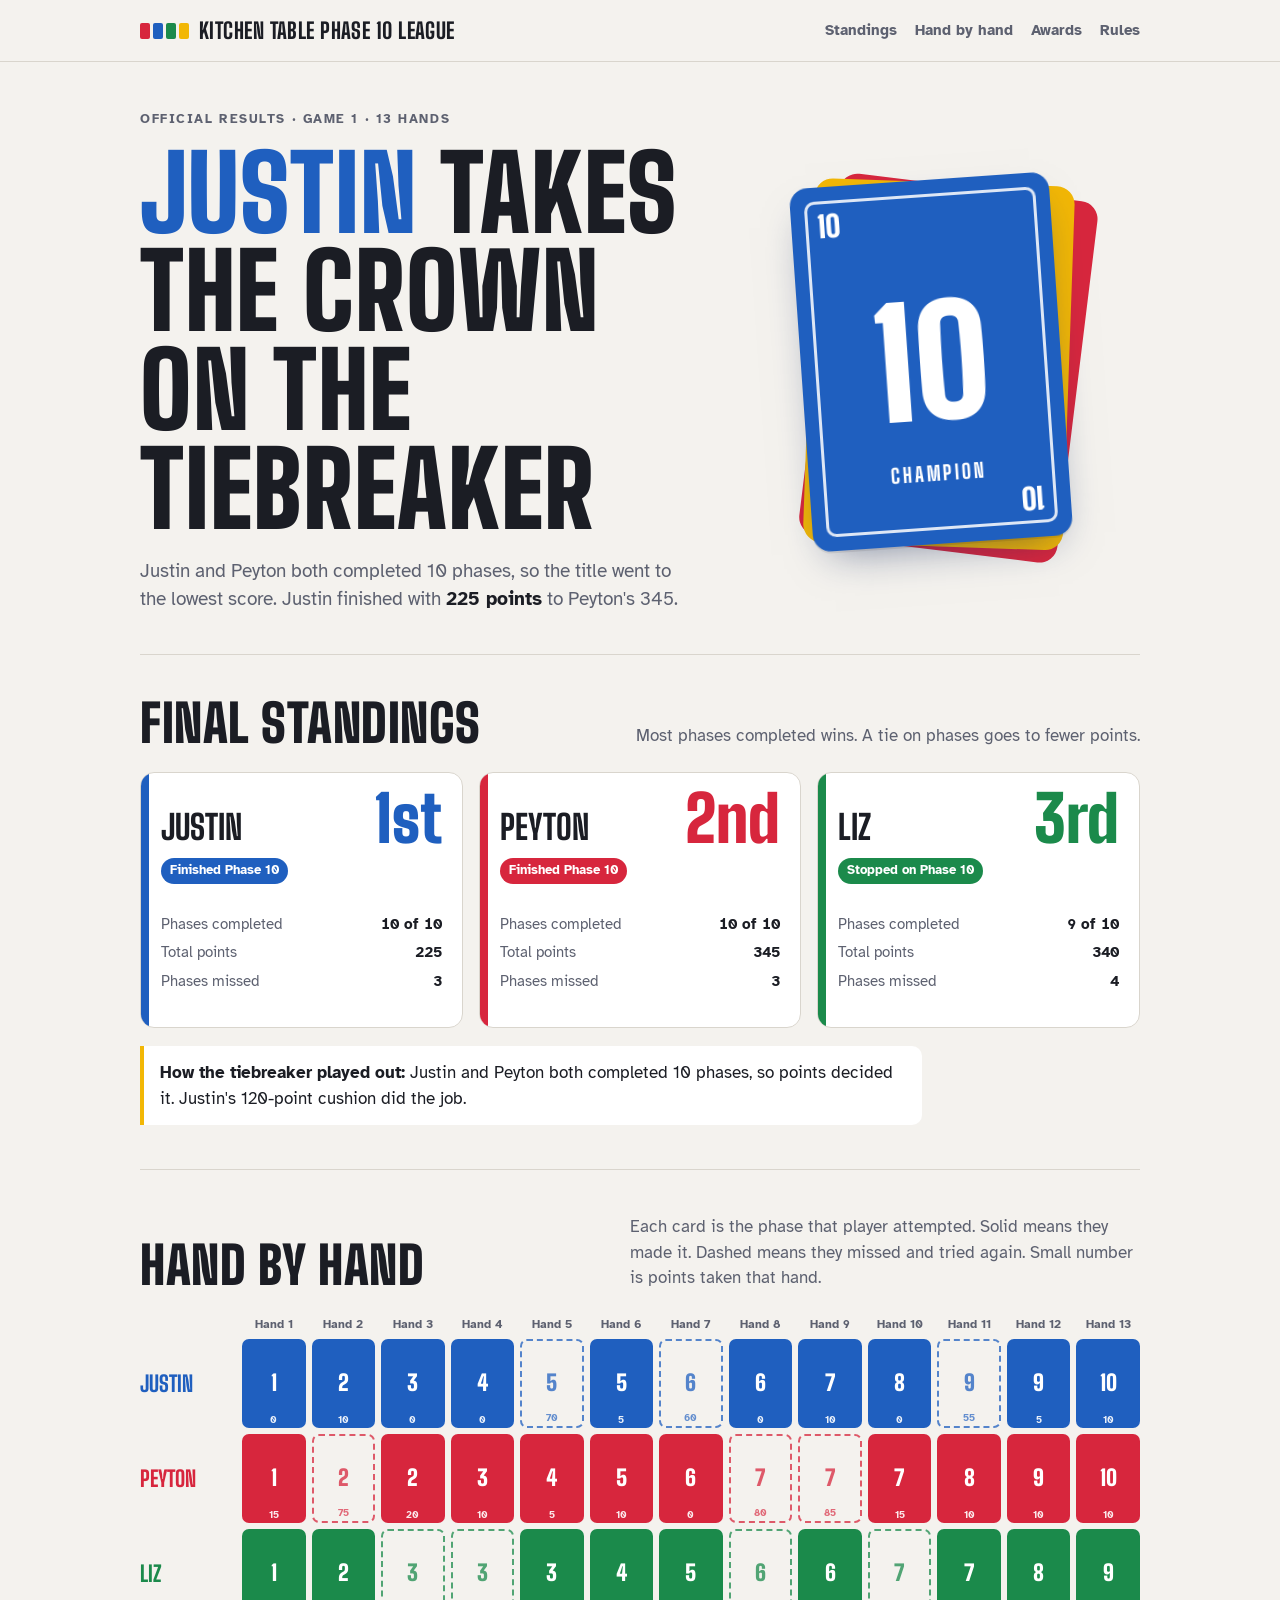
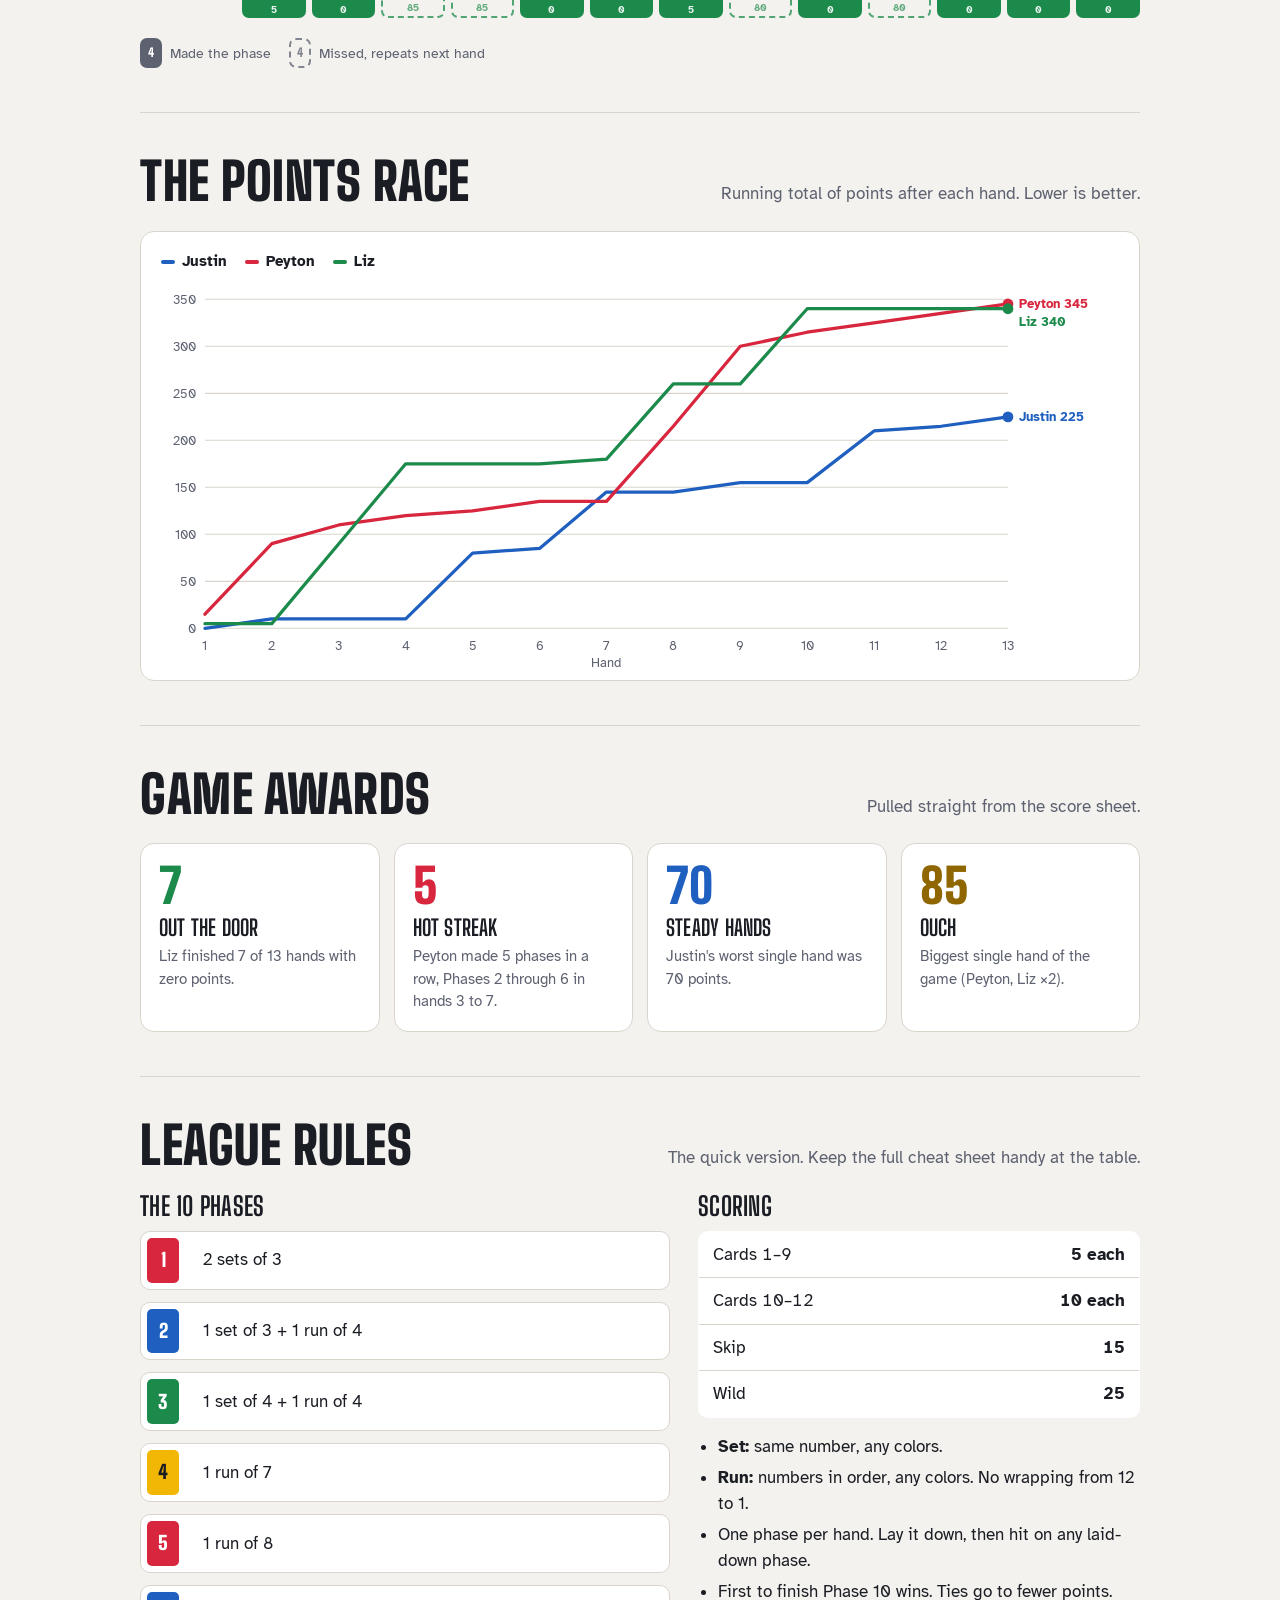
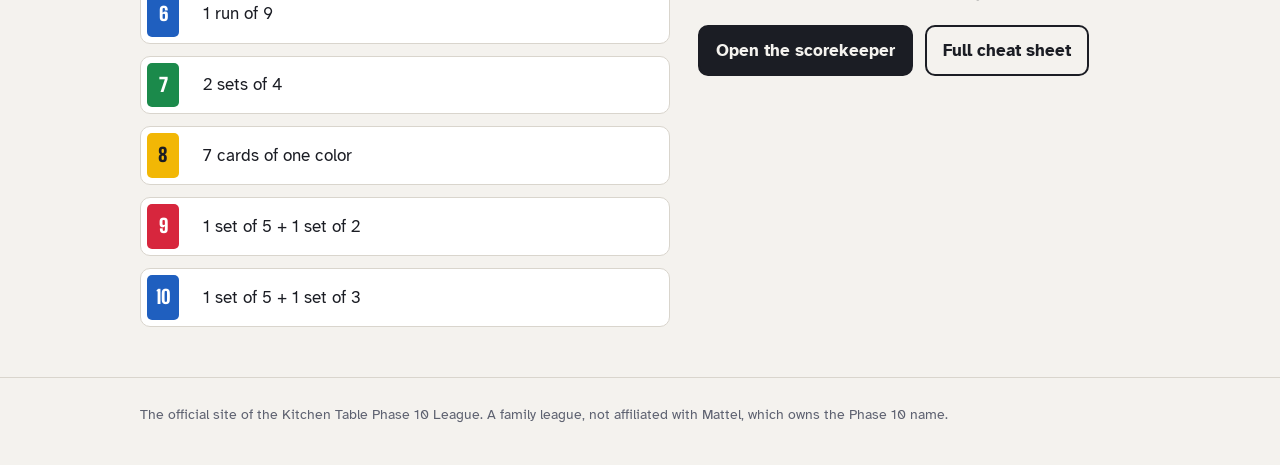
<file: results/game-1.html>
<!DOCTYPE html>
<html lang="en">
<head>
<meta charset="utf-8">
<meta name="viewport" content="width=device-width, initial-scale=1">
<title>Kitchen Table Phase 10 League · Game 1</title>
<link rel="preconnect" href="https://fonts.googleapis.com">
<link rel="preconnect" href="https://fonts.gstatic.com" crossorigin>
<link href="https://fonts.googleapis.com/css2?family=Big+Shoulders+Display:wght@600;800;900&family=Atkinson+Hyperlegible:ital,wght@0,400;0,700;1,400&display=swap" rel="stylesheet">
<style>
/* Layout idea: a league "official site" built from the game's own objects — numbered cards in four colors.
   Scoreboard-condensed display type, plain hyperlegible body, one big card as the hero. */
:root{
  --paper:#f4f2ee;
  --ink:#1b1d24;
  --muted:#5d6170;
  --line:#d9d5cd;
  --card:#ffffff;
  --red:#d7263d;
  --blue:#1f5fbf;
  --green:#1b8a4b;
  --yellow:#f2b705;
  --yellow-ink:#8f6600;
  --orange:#d9661a;--purple:#7b3fbf;--teal:#0f8a8a;
  --font-display:"Big Shoulders Display","Arial Narrow",Impact,sans-serif;
  --font-body:"Atkinson Hyperlegible",system-ui,-apple-system,"Segoe UI",sans-serif;
  color-scheme:light;
}
@media (prefers-color-scheme:dark){
  :root:not([data-theme="light"]){
    --paper:#15171d;--ink:#eceae6;--muted:#a3a7b4;--line:#2d313b;--card:#1e2129;
    --red:#ff5a6e;--blue:#5b97f2;--green:#3fc07a;--yellow:#ffc933;--yellow-ink:#ffc933;--orange:#ff9a52;--purple:#b18cf2;--teal:#3cc7c7;color-scheme:dark;
  }
}
:root[data-theme="dark"]{
  --paper:#15171d;--ink:#eceae6;--muted:#a3a7b4;--line:#2d313b;--card:#1e2129;
  --red:#ff5a6e;--blue:#5b97f2;--green:#3fc07a;--yellow:#ffc933;--yellow-ink:#ffc933;--orange:#ff9a52;--purple:#b18cf2;--teal:#3cc7c7;color-scheme:dark;
}
*{box-sizing:border-box}
html{-webkit-text-size-adjust:100%}
body{margin:0;background:var(--paper);color:var(--ink);font-family:var(--font-body);font-size:17px;line-height:1.5}
a{color:var(--blue)}
a:focus-visible,button:focus-visible{outline:3px solid var(--yellow);outline-offset:2px}
.wrap{max-width:1040px;margin:0 auto;padding:0 20px}
h1,h2,h3{font-family:var(--font-display);text-transform:uppercase;letter-spacing:.01em;line-height:.95;margin:0;text-wrap:balance}
h2{font-size:clamp(34px,6vw,52px);font-weight:900}
.num{font-variant-numeric:tabular-nums}

/* top bar */
.bar{border-bottom:1px solid var(--line)}
.bar .wrap{display:flex;align-items:center;justify-content:space-between;gap:16px;padding-top:14px;padding-bottom:14px;flex-wrap:wrap}
.brand{display:flex;align-items:center;gap:10px;font-family:var(--font-display);font-weight:800;font-size:22px;text-transform:uppercase;letter-spacing:.02em}
.pips{display:flex;gap:3px}
.pips span{width:10px;height:16px;border-radius:2px}
nav{display:flex;gap:18px;flex-wrap:wrap}
nav a{color:var(--muted);text-decoration:none;font-weight:700;font-size:15px}
nav a:hover{color:var(--ink)}

/* hero */
.hero{display:grid;grid-template-columns:1.3fr 1fr;gap:40px;align-items:center;padding:48px 0 40px}
.eyebrow{font-weight:700;color:var(--muted);text-transform:uppercase;letter-spacing:.12em;font-size:13px;margin-bottom:14px}
.hero h1{font-size:clamp(54px,10vw,104px);font-weight:900}
.hero h1 em{font-style:normal;color:var(--blue)}
.hero p{max-width:34em;color:var(--muted);font-size:19px;margin:18px 0 0}
.hero p strong{color:var(--ink)}
.bigcard{justify-self:center;width:min(260px,70vw);aspect-ratio:5/7;border-radius:18px;background:var(--champ);position:relative;
  box-shadow:0 2px 0 rgba(0,0,0,.08),0 18px 40px -18px rgba(20,40,90,.55);transform:rotate(-4deg);color:#fff;overflow:hidden;
  animation:deal .7s cubic-bezier(.2,.8,.2,1) both}
.bigcard::before{content:"";position:absolute;inset:14px;border:3px solid rgba(255,255,255,.85);border-radius:10px}
.bigcard .center{position:absolute;inset:0;display:grid;place-items:center;font-family:var(--font-display);font-weight:900;font-size:150px;line-height:1}
.bigcard .corner{position:absolute;font-family:var(--font-display);font-weight:900;font-size:30px;line-height:1}
.bigcard .tl{top:24px;left:26px}.bigcard .br{bottom:24px;right:26px;transform:rotate(180deg)}
.bigcard .ribbon{position:absolute;left:0;right:0;bottom:56px;text-align:center;font-family:var(--font-display);font-weight:800;font-size:20px;letter-spacing:.14em;text-transform:uppercase}
.behind{position:absolute}
.cardstack{position:relative;justify-self:center}
.cardstack .ghost{position:absolute;inset:0;border-radius:18px}
.cardstack .g1{background:var(--red);transform:rotate(7deg) translate(18px,4px)}
.cardstack .g2{background:var(--yellow);transform:rotate(2deg) translate(8px,2px)}
@keyframes deal{from{transform:translateY(30px) rotate(-12deg);opacity:.0}to{transform:rotate(-4deg);opacity:1}}
@media (prefers-reduced-motion:reduce){.bigcard{animation:none}}

section{padding:44px 0;border-top:1px solid var(--line)}
.sechead{display:flex;justify-content:space-between;align-items:end;gap:16px;flex-wrap:wrap;margin-bottom:24px}
.sechead p{margin:0;color:var(--muted);max-width:30em}

/* standings */
.podium{display:grid;grid-template-columns:repeat(3,1fr);gap:16px}
.pcard{background:var(--card);border:1px solid var(--line);border-radius:14px;padding:20px;display:grid;gap:14px;position:relative;overflow:hidden}
.pcard::before{content:"";position:absolute;left:0;top:0;bottom:0;width:8px;background:var(--c)}
.pcard .place{font-family:var(--font-display);font-weight:900;font-size:64px;line-height:.8;color:var(--c)}
.pcard .name{font-family:var(--font-display);font-weight:800;font-size:34px;text-transform:uppercase;line-height:1}
.pcard .tag{display:inline-block;font-size:13px;font-weight:700;padding:3px 9px;border-radius:999px;background:var(--c);color:#fff;justify-self:start}
.stats{display:grid;grid-template-columns:1fr 1fr;gap:6px 12px;font-size:15px}
.stats dt{color:var(--muted)}
.stats dd{margin:0;font-weight:700;text-align:right}
.tiebreak{margin-top:18px;padding:14px 16px;border-left:4px solid var(--yellow);background:var(--card);border-radius:0 10px 10px 0;max-width:46em}

/* phase ladder */
.ladder-scroll{overflow-x:auto;padding-bottom:6px}
.ladder{display:grid;grid-template-columns:96px repeat(var(--hands),minmax(44px,1fr));gap:6px;min-width:calc(110px + var(--hands) * 50px);align-items:center}
.ladder .hh{font-size:12px;color:var(--muted);text-align:center;font-weight:700}
.ladder .who{font-family:var(--font-display);font-weight:800;font-size:22px;text-transform:uppercase}
.chip{aspect-ratio:5/7;border-radius:7px;display:grid;place-items:center;position:relative;font-family:var(--font-display);font-weight:900;font-size:22px;line-height:1}
.chip.made{background:var(--c);color:#fff}
.chip.miss{border:2px dashed var(--c);color:var(--c);opacity:.75}
.chip small{position:absolute;bottom:3px;left:0;right:0;text-align:center;font-family:var(--font-body);font-weight:700;font-size:10px;opacity:.9}
.legend{display:flex;gap:18px;flex-wrap:wrap;margin-top:14px;font-size:14px;color:var(--muted);align-items:center}
.legend .chip{width:22px;font-size:12px}

/* chart */
.chartbox{background:var(--card);border:1px solid var(--line);border-radius:14px;padding:18px 12px 8px}
.chartbox svg{width:100%;height:auto;display:block}
.chartbox .lbl{font-weight:700}
.chartbox text{font-family:var(--font-body);font-size:12px;fill:var(--muted)}
.keyrow{display:flex;gap:18px;flex-wrap:wrap;padding:0 8px 10px;font-weight:700;font-size:15px}
.keyrow span::before{content:"";display:inline-block;width:14px;height:4px;border-radius:2px;background:var(--c);vertical-align:middle;margin-right:7px}

/* awards */
.awards{display:grid;grid-template-columns:repeat(auto-fit,minmax(220px,1fr));gap:14px}
.award{background:var(--card);border:1px solid var(--line);border-radius:14px;padding:18px}
.award .big{font-family:var(--font-display);font-weight:900;font-size:48px;line-height:1;color:var(--c)}
.award h3{font-size:22px;margin:8px 0 6px}
.award p{margin:0;color:var(--muted);font-size:15px}

/* rules */
.rules{display:grid;grid-template-columns:1.2fr 1fr;gap:28px}
.phaselist{list-style:none;margin:0;padding:0;display:grid;gap:6px}
.phaselist li{display:grid;grid-template-columns:44px 1fr;gap:12px;align-items:center;background:var(--card);border:1px solid var(--line);border-radius:10px;padding:6px 12px 6px 6px}
.phaselist .n{aspect-ratio:5/7;width:32px;border-radius:5px;display:grid;place-items:center;color:#fff;font-family:var(--font-display);font-weight:900;font-size:19px}
.scoretable{width:100%;border-collapse:collapse;background:var(--card);border:1px solid var(--line);border-radius:10px;overflow:hidden}
.scoretable td{padding:10px 14px;border-bottom:1px solid var(--line)}
.scoretable tr:last-child td{border-bottom:0}
.scoretable td:last-child{text-align:right;font-weight:700}
.rules h3{font-size:26px;margin-bottom:12px}
.rules ul{padding-left:20px;margin:16px 0 0}
.rules li{margin-bottom:6px}
.links{display:flex;gap:12px;flex-wrap:wrap;margin-top:20px}
.btn{display:inline-block;padding:11px 16px;border-radius:10px;font-weight:700;text-decoration:none;border:2px solid var(--ink);color:var(--ink)}
.btn.primary{background:var(--ink);color:var(--paper)}

footer{border-top:1px solid var(--line);padding:26px 0 40px;color:var(--muted);font-size:14px}

@media (max-width:760px){
  .hero{grid-template-columns:1fr;padding-top:32px}
  .cardstack{order:-1}
  .bigcard{width:180px}
  .bigcard .center{font-size:104px}
  .podium{grid-template-columns:1fr}
  .rules{grid-template-columns:1fr}
}
</style>
</head>
<body>
<header class="bar">
  <div class="wrap">
    <div class="brand"><span class="pips" aria-hidden="true"><span style="background:var(--red)"></span><span style="background:var(--blue)"></span><span style="background:var(--green)"></span><span style="background:var(--yellow)"></span></span>Kitchen Table Phase 10 League</div>
    <nav aria-label="Sections">
      <a href="#standings">Standings</a>
      <a href="#ladder">Hand by hand</a>
      <a href="#awards">Awards</a>
      <a href="#rules">Rules</a>
    </nav>
  </div>
</header>

<main class="wrap">
  <div class="hero">
    <div>
      <div class="eyebrow">Official results · Game 1 · 13 hands</div>
      <h1><em style="color:var(--blue)">Justin</em> takes the crown on the tiebreaker</h1>
      <p>Justin and Peyton both completed 10 phases, so the title went to the lowest score. Justin finished with <strong>225 points</strong> to Peyton's 345.</p>
    </div>
    <div class="cardstack" aria-hidden="true" style="--champ:var(--blue)">
      <div class="ghost g1"></div><div class="ghost g2"></div>
      <div class="bigcard">
        <div class="corner tl">10</div>
        <div class="center">10</div>
        <div class="corner br">10</div>
        <div class="ribbon">Champion</div>
      </div>
    </div>
  </div>

  <section id="standings">
    <div class="sechead">
      <h2>Final standings</h2>
      <p>Most phases completed wins. A tie on phases goes to fewer points.</p>
    </div>
    <div class="podium">
      <article class="pcard" style="--c:var(--blue)">
        <div style="display:flex;justify-content:space-between;align-items:end;gap:10px">
          <div class="name">Justin</div><div class="place">1st</div>
        </div>
        <span class="tag">Finished Phase 10</span>
        <dl class="stats num">
          <dt>Phases completed</dt><dd>10 of 10</dd>
          <dt>Total points</dt><dd>225</dd>
          <dt>Phases missed</dt><dd>3</dd>
        </dl>
      </article>
      <article class="pcard" style="--c:var(--red)">
        <div style="display:flex;justify-content:space-between;align-items:end;gap:10px">
          <div class="name">Peyton</div><div class="place">2nd</div>
        </div>
        <span class="tag">Finished Phase 10</span>
        <dl class="stats num">
          <dt>Phases completed</dt><dd>10 of 10</dd>
          <dt>Total points</dt><dd>345</dd>
          <dt>Phases missed</dt><dd>3</dd>
        </dl>
      </article>
      <article class="pcard" style="--c:var(--green)">
        <div style="display:flex;justify-content:space-between;align-items:end;gap:10px">
          <div class="name">Liz</div><div class="place">3rd</div>
        </div>
        <span class="tag">Stopped on Phase 10</span>
        <dl class="stats num">
          <dt>Phases completed</dt><dd>9 of 10</dd>
          <dt>Total points</dt><dd>340</dd>
          <dt>Phases missed</dt><dd>4</dd>
        </dl>
      </article>
    </div>
    <div class="tiebreak"><strong>How the tiebreaker played out:</strong> Justin and Peyton both completed 10 phases, so points decided it. Justin's 120-point cushion did the job.</div>
  </section>

  <section id="ladder">
    <div class="sechead">
      <h2>Hand by hand</h2>
      <p>Each card is the phase that player attempted. Solid means they made it. Dashed means they missed and tried again. Small number is points taken that hand.</p>
    </div>
    <div class="ladder-scroll"><div class="ladder" style="--hands:13">
      <div></div>
<div class="hh">Hand 1</div><div class="hh">Hand 2</div><div class="hh">Hand 3</div><div class="hh">Hand 4</div><div class="hh">Hand 5</div><div class="hh">Hand 6</div><div class="hh">Hand 7</div><div class="hh">Hand 8</div><div class="hh">Hand 9</div><div class="hh">Hand 10</div><div class="hh">Hand 11</div><div class="hh">Hand 12</div><div class="hh">Hand 13</div>
      <div class="who" style="color:var(--blue)">Justin</div>
      <div class="chip made" style="--c:var(--blue)" title="Hand 1: Phase 1 made, 0 points">1<small>0</small></div>
      <div class="chip made" style="--c:var(--blue)" title="Hand 2: Phase 2 made, 10 points">2<small>10</small></div>
      <div class="chip made" style="--c:var(--blue)" title="Hand 3: Phase 3 made, 0 points">3<small>0</small></div>
      <div class="chip made" style="--c:var(--blue)" title="Hand 4: Phase 4 made, 0 points">4<small>0</small></div>
      <div class="chip miss" style="--c:var(--blue)" title="Hand 5: Phase 5 missed, 70 points">5<small>70</small></div>
      <div class="chip made" style="--c:var(--blue)" title="Hand 6: Phase 5 made, 5 points">5<small>5</small></div>
      <div class="chip miss" style="--c:var(--blue)" title="Hand 7: Phase 6 missed, 60 points">6<small>60</small></div>
      <div class="chip made" style="--c:var(--blue)" title="Hand 8: Phase 6 made, 0 points">6<small>0</small></div>
      <div class="chip made" style="--c:var(--blue)" title="Hand 9: Phase 7 made, 10 points">7<small>10</small></div>
      <div class="chip made" style="--c:var(--blue)" title="Hand 10: Phase 8 made, 0 points">8<small>0</small></div>
      <div class="chip miss" style="--c:var(--blue)" title="Hand 11: Phase 9 missed, 55 points">9<small>55</small></div>
      <div class="chip made" style="--c:var(--blue)" title="Hand 12: Phase 9 made, 5 points">9<small>5</small></div>
      <div class="chip made" style="--c:var(--blue)" title="Hand 13: Phase 10 made, 10 points">10<small>10</small></div>
      <div class="who" style="color:var(--red)">Peyton</div>
      <div class="chip made" style="--c:var(--red)" title="Hand 1: Phase 1 made, 15 points">1<small>15</small></div>
      <div class="chip miss" style="--c:var(--red)" title="Hand 2: Phase 2 missed, 75 points">2<small>75</small></div>
      <div class="chip made" style="--c:var(--red)" title="Hand 3: Phase 2 made, 20 points">2<small>20</small></div>
      <div class="chip made" style="--c:var(--red)" title="Hand 4: Phase 3 made, 10 points">3<small>10</small></div>
      <div class="chip made" style="--c:var(--red)" title="Hand 5: Phase 4 made, 5 points">4<small>5</small></div>
      <div class="chip made" style="--c:var(--red)" title="Hand 6: Phase 5 made, 10 points">5<small>10</small></div>
      <div class="chip made" style="--c:var(--red)" title="Hand 7: Phase 6 made, 0 points">6<small>0</small></div>
      <div class="chip miss" style="--c:var(--red)" title="Hand 8: Phase 7 missed, 80 points">7<small>80</small></div>
      <div class="chip miss" style="--c:var(--red)" title="Hand 9: Phase 7 missed, 85 points">7<small>85</small></div>
      <div class="chip made" style="--c:var(--red)" title="Hand 10: Phase 7 made, 15 points">7<small>15</small></div>
      <div class="chip made" style="--c:var(--red)" title="Hand 11: Phase 8 made, 10 points">8<small>10</small></div>
      <div class="chip made" style="--c:var(--red)" title="Hand 12: Phase 9 made, 10 points">9<small>10</small></div>
      <div class="chip made" style="--c:var(--red)" title="Hand 13: Phase 10 made, 10 points">10<small>10</small></div>
      <div class="who" style="color:var(--green)">Liz</div>
      <div class="chip made" style="--c:var(--green)" title="Hand 1: Phase 1 made, 5 points">1<small>5</small></div>
      <div class="chip made" style="--c:var(--green)" title="Hand 2: Phase 2 made, 0 points">2<small>0</small></div>
      <div class="chip miss" style="--c:var(--green)" title="Hand 3: Phase 3 missed, 85 points">3<small>85</small></div>
      <div class="chip miss" style="--c:var(--green)" title="Hand 4: Phase 3 missed, 85 points">3<small>85</small></div>
      <div class="chip made" style="--c:var(--green)" title="Hand 5: Phase 3 made, 0 points">3<small>0</small></div>
      <div class="chip made" style="--c:var(--green)" title="Hand 6: Phase 4 made, 0 points">4<small>0</small></div>
      <div class="chip made" style="--c:var(--green)" title="Hand 7: Phase 5 made, 5 points">5<small>5</small></div>
      <div class="chip miss" style="--c:var(--green)" title="Hand 8: Phase 6 missed, 80 points">6<small>80</small></div>
      <div class="chip made" style="--c:var(--green)" title="Hand 9: Phase 6 made, 0 points">6<small>0</small></div>
      <div class="chip miss" style="--c:var(--green)" title="Hand 10: Phase 7 missed, 80 points">7<small>80</small></div>
      <div class="chip made" style="--c:var(--green)" title="Hand 11: Phase 7 made, 0 points">7<small>0</small></div>
      <div class="chip made" style="--c:var(--green)" title="Hand 12: Phase 8 made, 0 points">8<small>0</small></div>
      <div class="chip made" style="--c:var(--green)" title="Hand 13: Phase 9 made, 0 points">9<small>0</small></div>
    </div></div>
    <div class="legend">
      <span style="display:flex;gap:8px;align-items:center"><span class="chip made" style="--c:var(--muted)">4</span> Made the phase</span>
      <span style="display:flex;gap:8px;align-items:center"><span class="chip miss" style="--c:var(--muted)">4</span> Missed, repeats next hand</span>
    </div>
  </section>

  <section id="race">
    <div class="sechead">
      <h2>The points race</h2>
      <p>Running total of points after each hand. Lower is better.</p>
    </div>
    <div class="chartbox">
      <div class="keyrow"><span style="--c:var(--blue)">Justin</span><span style="--c:var(--red)">Peyton</span><span style="--c:var(--green)">Liz</span></div>
      <svg viewBox="0 0 900 360" role="img" aria-label="Line chart of cumulative points by hand">
        <line x1="48" x2="790" y1="320.0" y2="320.0" stroke="var(--line)" stroke-width="1"/>
        <text x="40" y="324.0" text-anchor="end">0</text>
        <line x1="48" x2="790" y1="276.6" y2="276.6" stroke="var(--line)" stroke-width="1"/>
        <text x="40" y="280.6" text-anchor="end">50</text>
        <line x1="48" x2="790" y1="233.1" y2="233.1" stroke="var(--line)" stroke-width="1"/>
        <text x="40" y="237.1" text-anchor="end">100</text>
        <line x1="48" x2="790" y1="189.7" y2="189.7" stroke="var(--line)" stroke-width="1"/>
        <text x="40" y="193.7" text-anchor="end">150</text>
        <line x1="48" x2="790" y1="146.3" y2="146.3" stroke="var(--line)" stroke-width="1"/>
        <text x="40" y="150.3" text-anchor="end">200</text>
        <line x1="48" x2="790" y1="102.9" y2="102.9" stroke="var(--line)" stroke-width="1"/>
        <text x="40" y="106.9" text-anchor="end">250</text>
        <line x1="48" x2="790" y1="59.4" y2="59.4" stroke="var(--line)" stroke-width="1"/>
        <text x="40" y="63.4" text-anchor="end">300</text>
        <line x1="48" x2="790" y1="16.0" y2="16.0" stroke="var(--line)" stroke-width="1"/>
        <text x="40" y="20.0" text-anchor="end">350</text>
<text x="48.0" y="340" text-anchor="middle">1</text><text x="109.8" y="340" text-anchor="middle">2</text><text x="171.7" y="340" text-anchor="middle">3</text><text x="233.5" y="340" text-anchor="middle">4</text><text x="295.3" y="340" text-anchor="middle">5</text><text x="357.2" y="340" text-anchor="middle">6</text><text x="419.0" y="340" text-anchor="middle">7</text><text x="480.8" y="340" text-anchor="middle">8</text><text x="542.7" y="340" text-anchor="middle">9</text><text x="604.5" y="340" text-anchor="middle">10</text><text x="666.3" y="340" text-anchor="middle">11</text><text x="728.2" y="340" text-anchor="middle">12</text><text x="790.0" y="340" text-anchor="middle">13</text>
        <text x="419.0" y="356" text-anchor="middle">Hand</text>
        <path d="M48.0,320.0 L109.8,311.3 L171.7,311.3 L233.5,311.3 L295.3,250.5 L357.2,246.2 L419.0,194.1 L480.8,194.1 L542.7,185.4 L604.5,185.4 L666.3,137.6 L728.2,133.3 L790.0,124.6" fill="none" stroke="var(--blue)" stroke-width="3" stroke-linejoin="round" stroke-linecap="round"/>
        <circle cx="790.0" cy="124.6" r="5" fill="var(--blue)"/>
        <path d="M48.0,307.0 L109.8,241.8 L171.7,224.5 L233.5,215.8 L295.3,211.4 L357.2,202.7 L419.0,202.7 L480.8,133.3 L542.7,59.4 L604.5,46.4 L666.3,37.7 L728.2,29.0 L790.0,20.3" fill="none" stroke="var(--red)" stroke-width="3" stroke-linejoin="round" stroke-linecap="round"/>
        <circle cx="790.0" cy="20.3" r="5" fill="var(--red)"/>
        <path d="M48.0,315.7 L109.8,315.7 L171.7,241.8 L233.5,168.0 L295.3,168.0 L357.2,168.0 L419.0,163.7 L480.8,94.2 L542.7,94.2 L604.5,24.7 L666.3,24.7 L728.2,24.7 L790.0,24.7" fill="none" stroke="var(--green)" stroke-width="3" stroke-linejoin="round" stroke-linecap="round"/>
        <circle cx="790.0" cy="24.7" r="5" fill="var(--green)"/>
        <text class="lbl" x="800" y="24.3" style="fill:var(--red)">Peyton 345</text>
        <text class="lbl" x="800" y="40.3" style="fill:var(--green)">Liz 340</text>
        <text class="lbl" x="800" y="128.6" style="fill:var(--blue)">Justin 225</text>
      </svg>
    </div>
  </section>

  <section id="awards">
    <div class="sechead">
      <h2>Game awards</h2>
      <p>Pulled straight from the score sheet.</p>
    </div>
    <div class="awards">
      <div class="award" style="--c:var(--green)"><div class="big num">7</div><h3>Out the door</h3><p>Liz finished 7 of 13 hands with zero points.</p></div>
      <div class="award" style="--c:var(--red)"><div class="big num">5</div><h3>Hot streak</h3><p>Peyton made 5 phases in a row, Phases 2 through 6 in hands 3 to 7.</p></div>
      <div class="award" style="--c:var(--blue)"><div class="big num">70</div><h3>Steady hands</h3><p>Justin&#39;s worst single hand was 70 points.</p></div>
      <div class="award" style="--c:var(--yellow-ink)"><div class="big num">85</div><h3>Ouch</h3><p>Biggest single hand of the game (Peyton, Liz ×2).</p></div>
    </div>
  </section>

  <section id="rules">
    <div class="sechead">
      <h2>League rules</h2>
      <p>The quick version. Keep the full cheat sheet handy at the table.</p>
    </div>
    <div class="rules">
      <div>
        <h3>The 10 phases</h3>
        <ol class="phaselist">
          <li><span class="n" style="background:var(--red)">1</span><span>2 sets of 3</span></li>
          <li><span class="n" style="background:var(--blue)">2</span><span>1 set of 3 + 1 run of 4</span></li>
          <li><span class="n" style="background:var(--green)">3</span><span>1 set of 4 + 1 run of 4</span></li>
          <li><span class="n" style="background:var(--yellow);color:#1b1d24">4</span><span>1 run of 7</span></li>
          <li><span class="n" style="background:var(--red)">5</span><span>1 run of 8</span></li>
          <li><span class="n" style="background:var(--blue)">6</span><span>1 run of 9</span></li>
          <li><span class="n" style="background:var(--green)">7</span><span>2 sets of 4</span></li>
          <li><span class="n" style="background:var(--yellow);color:#1b1d24">8</span><span>7 cards of one color</span></li>
          <li><span class="n" style="background:var(--red)">9</span><span>1 set of 5 + 1 set of 2</span></li>
          <li><span class="n" style="background:var(--blue)">10</span><span>1 set of 5 + 1 set of 3</span></li>
        </ol>
      </div>
      <div>
        <h3>Scoring</h3>
        <table class="scoretable num">
          <tbody>
            <tr><td>Cards 1–9</td><td>5 each</td></tr>
            <tr><td>Cards 10–12</td><td>10 each</td></tr>
            <tr><td>Skip</td><td>15</td></tr>
            <tr><td>Wild</td><td>25</td></tr>
          </tbody>
        </table>
        <ul>
          <li><strong>Set:</strong> same number, any colors.</li>
          <li><strong>Run:</strong> numbers in order, any colors. No wrapping from 12 to 1.</li>
          <li>One phase per hand. Lay it down, then hit on any laid-down phase.</li>
          <li>First to finish Phase 10 wins. Ties go to fewer points.</li>
        </ul>
        <div class="links">
          <a class="btn primary" href="../index.html">Open the scorekeeper</a>
          <a class="btn" href="https://claude.ai/artifact/T88gAY8HPyUFbGo6iuraC7">Full cheat sheet</a>
        </div>
      </div>
    </div>
  </section>
</main>

<footer>
  <div class="wrap">The official site of the Kitchen Table Phase 10 League. A family league, not affiliated with Mattel, which owns the Phase 10 name.</div>
</footer>
</body>
</html>
</file>
